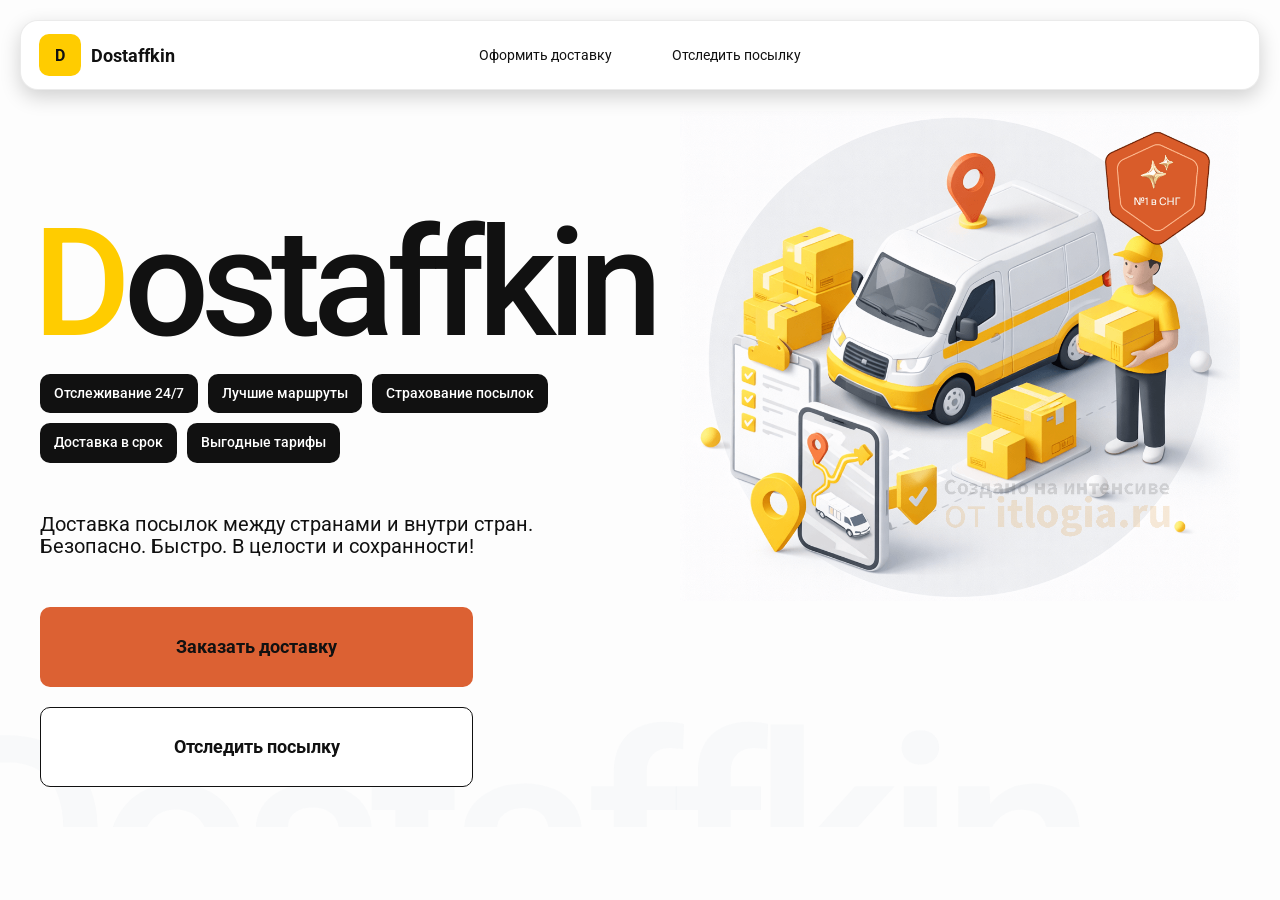
<file: index.html>
<!doctype html>
<html lang="ru">

<head>
    <meta charset="utf-8" />
    <meta name="viewport" content="width=device-width,initial-scale=1,maximum-scale=1,user-scalable=0" />
    <title>Dostaffkin — Доставка посылок между странами и внутри стран. Безопасно. Быстро. В целости и сохранности!
    </title>
    <link href="styles/base.css" rel="stylesheet" />

    <link href="styles/base_adaptive.css" rel="stylesheet" />
    <link href="styles/index.css" rel="stylesheet" />
    <link href="styles/index_adaptive.css" rel="stylesheet" />
</head>

<body>
    <div class="container">
        <header class="header">
            <a class="header-brand" href="#">
                <div class="header-logo">D</div>
                <div class="header-title">Dostaffkin</div>
            </a>
            <nav class="header-menu">
                <a class="header-link" href="./order.html">Оформить <span>доставку</span></a>
                <a class="header-link" href="./track.html">Отследить <span>посылку</span></a>
            </nav>



        </header>
        <main class="main">
            <section class="main-info">
                <div class="main-title">
                    <span>D</span>ostaffkin
                </div>
                <div class="main-features">
                    <div class="main-feature">Отслеживание 24/7</div>
                    <div class="main-feature">Лучшие маршруты</div>
                    <div class="main-feature">Страхование посылок</div>
                    <div class="main-feature">Доставка в срок</div>
                    <div class="main-feature">Выгодные тарифы</div>
                </div>
                <div class="main-description">
                    Доставка посылок между странами и внутри стран.
                    Безопасно. Быстро. В целости и сохранности!
                </div>
                <div class="main-actions">
                    <a class="button" type="button" href="./order.html">Заказать доставку</a>
                    <a class="button button-white" type="button" href="./track.html">Отследить посылку</a>
                </div>
            </section>
            <div class="main-title-ghost">Dostaffkin</div>
            <section class="main-image">
                <img src="images/main-image.png" alt="Main image" />
            </section>

    </div>


    </main>
    </div>

</body>

</html>
</file>
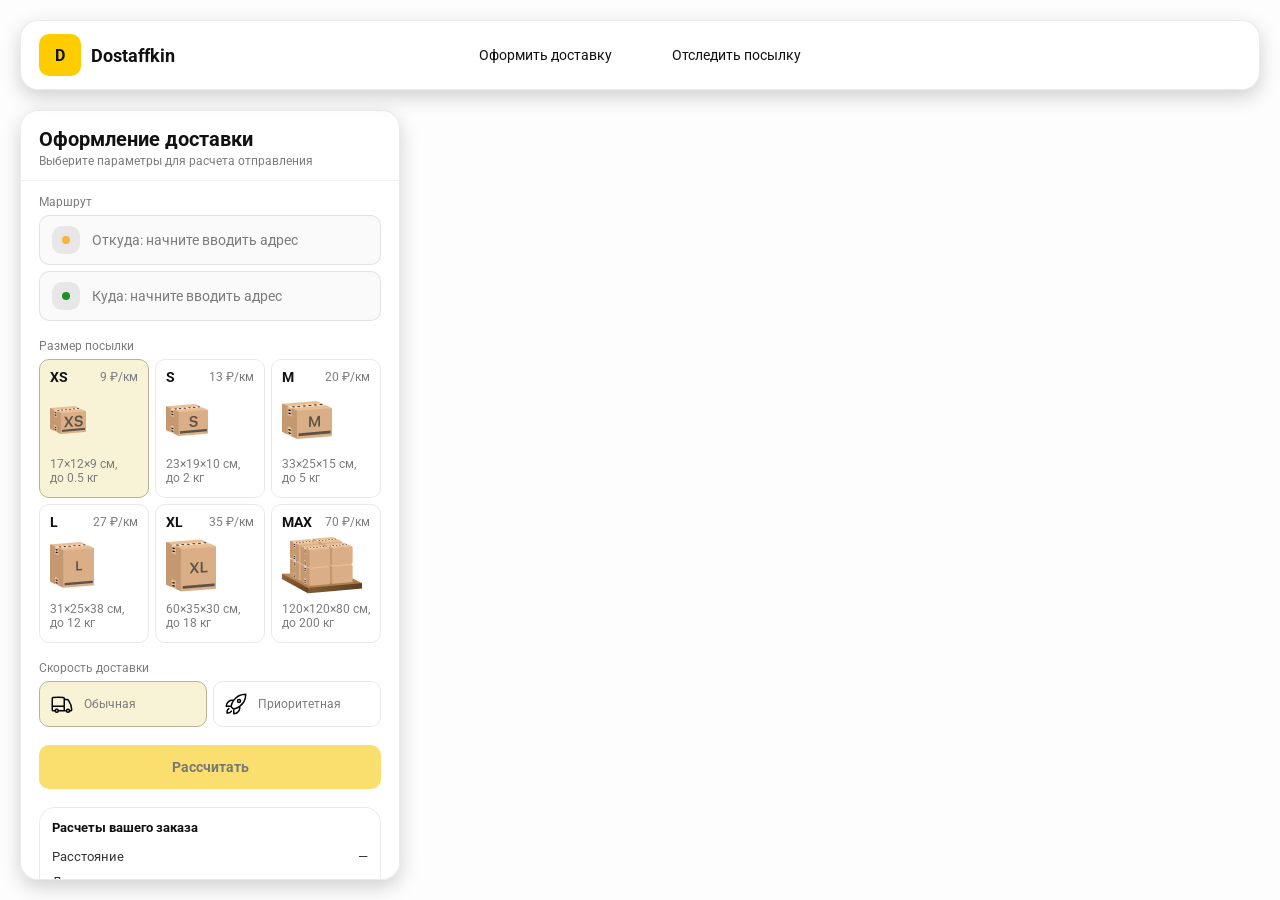
<file: order.html>
<!doctype html>
<html lang="ru">

<head>
    <meta charset="utf-8" />
    <meta name="viewport" content="width=device-width,initial-scale=1,maximum-scale=1,user-scalable=0" />
    <title>Оформление доставки</title>

    <link rel="stylesheet" href="styles/base.css" />
    <link rel="stylesheet" href="styles/base_adaptive.css" />

    <link rel="stylesheet" href="styles/order.css" />
    <link rel="stylesheet" href="styles/order_adaptive.css" />

    <script src="https://api-maps.yandex.ru/2.1/?lang=ru_RU&apikey=4e792b00-f9fe-42e8-b31d-40f03a4ee830&suggest_apikey=ac5aec14-3faa-46e8-81be-6535063022b3" type="text/javascript"></script>

</head>

<body>
    <div id="map"></div>

    <header class="header">
        <a class="header-brand" href="./index.html">
            <div class="header-logo">D</div>
            <div class="header-title">Dostaffkin</div>
        </a>
        <nav class="header-menu">
            <a class="header-link" href="#">Оформить <span>доставку</span></a>
            <a class="header-link" href="./track.html">Отследить <span>посылку</span></a>
        </nav>

    </header>

    <aside class="main" id="sidebar">
        <div class="main-header">
            <div class="main-title">Оформление доставки</div>
            <div class="main-text">Выберите параметры для расчета отправления</div>
        </div>
        <div class="main-content">

            <div class="main-route">
                <div class="main-block-title">Маршрут</div>
                <div class="main-fields">
                    <div class="main-field" id="fromField">
                        <div class="main-pin"></div>
                        <input id="from" placeholder="Откуда: начните вводить адрес" autocomplete="off" />
                        <div class="main-ac" id="fromAc" role="listbox" aria-label="Подсказки адресов"></div>
                    </div>

                    <div class="main-field" id="toField">
                        <div class="main-pin"></div>
                        <input id="to" placeholder="Куда: начните вводить адрес" autocomplete="off" />
                        <div class="main-ac" id="toAc" role="listbox" aria-label="Подсказки адресов"></div>
                    </div>
                </div>
            </div>

            <div class="main-package">
                <div class="main-block-title">Размер посылки</div>

                <div class="main-sizes">
                    <div class="main-size-card is-active" data-value="xs">
                        <div class="main-size-top">
                            <div class="main-size-label">XS</div>
                            <div class="main-size-rate">9 ₽/км</div>
                        </div>
                        <div class="main-size-media">
                            <img src="images/sizes/xs.png" alt="Короб XS" />
                        </div>
                        <div class="main-size-description">17×12×9 см,<br>до 0.5 кг</div>
                    </div>

                    <div class="main-size-card" data-value="s">
                        <div class="main-size-top">
                            <div class="main-size-label">S</div>
                            <div class="main-size-rate">13 ₽/км</div>
                        </div>
                        <div class="main-size-media">
                            <img src="images/sizes/s.png" alt="Короб S" />
                        </div>
                        <div class="main-size-description">23×19×10 см,<br>до 2 кг</div>
                    </div>

                    <div class="main-size-card" data-value="m">
                        <div class="main-size-top">
                            <div class="main-size-label">M</div>
                            <div class="main-size-rate">20 ₽/км</div>
                        </div>
                        <div class="main-size-media">
                            <img src="images/sizes/m.png" alt="Короб M" />
                        </div>
                        <div class="main-size-description">33×25×15 см,<br>до 5 кг</div>
                    </div>

                    <div class="main-size-card" data-value="l">
                        <div class="main-size-top">
                            <div class="main-size-label">L</div>
                            <div class="main-size-rate">27 ₽/км</div>
                        </div>
                        <div class="main-size-media">
                            <img src="images/sizes/l.png" alt="Короб L" />
                        </div>
                        <div class="main-size-description">31×25×38 см,<br>до 12 кг</div>
                    </div>

                    <div class="main-size-card" data-value="xl">
                        <div class="main-size-top">
                            <div class="main-size-label">XL</div>
                            <div class="main-size-rate">35 ₽/км</div>
                        </div>
                        <div class="main-size-media">
                            <img src="images/sizes/xl.png" alt="Короб XL" />
                        </div>
                        <div class="main-size-description">60×35×30 см,<br>до 18 кг</div>
                    </div>

                    <div class="main-size-card" data-value="max">
                        <div class="main-size-top">
                            <div class="main-size-label">MAX</div>
                            <div class="main-size-rate">70 ₽/км</div>
                        </div>
                        <div class="main-size-media main-size-media-palleta">
                            <img src="images/sizes/max.png" alt="Паллета" />
                        </div>
                        <div class="main-size-description">120×120×80 см,<br>до 200 кг</div>
                    </div>
                </div>
            </div>
            <div class="main-speed">
                <div class="main-block-title">Скорость доставки</div>

                <div class="main-speeds">
                    <div class="main-speed-card is-active" data-value="regular">
                        <img class="main-speed-media" src="images/icons/regular.svg" alt="Regular" />
                        <div class="main-speed-description">Обычная</div>
                    </div>
                    <div class="main-speed-card" data-value="fast">
                        <img class="main-speed-media" src="images/icons/fast.svg" alt="Fast" />
                        <div class="main-speed-description">Приоритетная</div>
                    </div>

                </div>
            </div>
            <div class="main-calculate-block">
                <button id="calc" class="button calculate-button" type="button" disabled>Рассчитать</button>
            </div>
            <div class="main-result" id="result">
                <div class="main-result-title">Расчеты вашего заказа</div>
                <div class="main-result-lines">
                    <div class="main-result-line"><span>Расстояние</span><span id="distanceValue">—</span></div>
                    <div class="main-result-line"><span>Доставим через</span><span id="durationValue">—</span></div>
                    <div class="main-result-line"><span>Тариф</span><span id="rateValue">—</span></div>
                </div>
                <div class="main-price">
                    <div class="main-price-label">Итого</div>
                    <div class="main-price-value" id="totalValue">—</div>
                </div>
            </div>

            <div class="main-order-box">
                <div class="main-order-form" id="orderForm">
                    <div class="main-order-title">Оформление доставки</div>
                    <div class="main-block-info-row">
                        <div class="main-block-title">Контакты</div>
                        <div class="order-fields">
                            <div class="main-field">
                                <input id="customerName" placeholder="Ваше имя" autocomplete="off" />
                            </div>
                            <div class="main-field">
                                <input id="customerPhone" placeholder="Ваш телефон" autocomplete="off"
                                    inputmode="tel" />
                            </div>
                        </div>
                    </div>
                    <div class="main-block-info-row extra-info">
                        <div class="main-block-title">Дополнительная информация</div>
                        <div class="main-field textarea">
                            <textarea id="comment" placeholder="Детали доставки и комментарии"></textarea>
                        </div>
                    </div>
                    <button id="submit" class="button main-submit-request" type="button" disabled>Отправить
                        заявку
                    </button>
                </div>

                <div class="main-order-success" id="orderSuccess">
                    <div class="main-success-icon">✓</div>
                    <div class="main-success-title">Заявка отправлена!</div>
                    <div class="main-success-title">Номер отправления – <span id="orderId"></span></div>
                    <div class="main-success-subtitle">Мы скоро свяжемся с вами</div>
                </div>
            </div>

        </div>
    </aside>

<script src="scripts/order.js">

</script>



</body>

</html>
</file>
<file: styles/base.css>
*, *::before, *::after {
    box-sizing: border-box;
}
@font-face {
    font-family: "Roboto";
    src: url("../fonts/Roboto-Regular.ttf");
    font-weight: normal;
}

@font-face {
    font-family: "Roboto";
    src: url("../fonts/Roboto-Bold.ttf");
    font-weight: bold;
}

@font-face {
    font-family: "Roboto";
    src: url("../fonts/Roboto-Medium.ttf");
    font-weight: 500;
}
html, body {
    margin: 0;
    color: #111111;
    font-family: "Roboto", sans-serif;
}

body {
    background: #FDFDFD;
}
.header {
    border-radius: 18px;
    box-shadow: 0 7px 20px 0 #0000002E;
    backdrop-filter: blur(10px);
    background: #ffffff;
    left: 20px;
    border: 1px solid rgba(0, 0, 0, 0.08);
    position: fixed;
    right: 20px;
    top: 20px;
    padding: 14px 18px;
    height: 70px;
    display: flex;
    align-items: center;
    z-index: 6;
}
.header-brand {
    display: flex;
    align-items: center;
    text-decoration: none;
    gap: 10px;
}

.header-logo {
    width: 42px;
    height: 42px;
    border-radius: 10px;
    background: #FFCC00;
    display: grid;
    place-items: center;
    font-weight: bold;
    color: #111;
}

.header-title {
    font-size: 18px;
    font-weight: bold;
    color: #111111;
    text-decoration: none;
}
.header-menu {
    display: flex;
    align-items: center;
    gap: 60px;
    margin: 0;
    position: absolute;
    left: 50%;
    transform: translateX(-50%);
}

.header-link {
    font-size: 14px;
    color: #111111;
    text-decoration: none;
}
.button {
    border: 0;
    outline: none;
    height: 44px;
    border-radius: 10px;
    font-size: 14px;
    font-weight: bold;
    cursor: pointer;
    font-family: inherit;
    transition: transform .08s ease, opacity .12s ease;
    background: #DC6133;
    color: #111111;
    text-align: center;
    text-decoration: none;
}

.button:hover {
    background-color: #E5BC19;
}

.button:disabled {
    cursor: not-allowed;
    background-color: #FADE6E;
    color: #787878;
    transform: none;
}

.button.button-white {
    background: #ffffff;
    border: 1px solid #111111;
}

.button.button-white:hover {
    background: rgb(241 241 241);
}

.main-field {
    display: flex;
    align-items: center;
    margin-top: 6px;
    gap: 10px;
    border: 1px solid #1111111A;
    background: #FAFAFA;
    border-radius: 10px;
    padding: 10px 12px;
    position: relative;
    box-sizing: border-box;
    height: 50px;
}

.main-field.textarea {
    height: auto;
}

.main-pin {
    width: 28px;
    height: 28px;
    border-radius: 10px;
    background: rgba(17, 17, 17, 0.08);
    display: grid;
    place-items: center;
    flex: 0 0 auto;
    position: relative;
}

.main-pin::before {
    content: "";
    width: 8px;
    height: 8px;
    border-radius: 999px;
    background: orange;
    opacity: .75;
    display: block;
}

.main-field:last-child .main-pin::before {
    background: green;
    opacity: .85;
}

input, textarea {
    width: 100%;
    border: 0;
    outline: none;
    background: transparent;
    font-size: 14px;
    color: #111111;
    font-family: inherit;
}

textarea {
    resize: vertical;
    min-height: 72px;
    padding: 2px 0;
}

input::placeholder, textarea::placeholder {
    color: #7C7C7C;
}

.main-field:focus-within {
    border-color: rgba(0, 0, 0, 0.20);
    box-shadow: 0 0 0 4px rgba(255, 204, 0, 0.35);
    background: rgba(255, 255, 255, 0.75);
}
</file>
<file: styles/base_adaptive.css>
@media (max-width: 767px) {
    .header {
        left: 10px;
        right: 10px;
        top: 10px;
    }

    .header-link span {
        display: none;
    }

    .header-menu {
        gap: 20px;
        justify-content: flex-start;
        margin: 0 0 0 30px;
        position: static;
        transform: none;
    }
}

@media (max-width: 420px) {
    .header-title {
        display: none;
    }
}

@media (max-width: 374px) {
    .header-menu {
        gap: 10px;
        margin: 0 0 0 10px;
    }
}
</file>
<file: styles/index.css>
.container {
    overflow: hidden;
    min-height: 10

}
.main {
    padding: 111px 40px 40px;
    position: relative;
    display: flex;
}

.main-info {
    max-width: 840px;
    width: 100%;
    position: relative;
}

.main-title {
    margin-top: 98px;
    font-weight: 500;
    font-size: 200px;
    line-height: 1;
    letter-spacing: -0.05em;
    color: #111111;
    left: -15px;
    position: relative;
}

.main-title span {
    color: #ffcc00;
}

.main-features {
    margin-top: 15px;
    display: flex;
    flex-wrap: wrap;
    gap: 10px;
}

.main-feature {
    background: #111111;
    color: #ffffff;
    padding: 12px 14px;
    font-weight: 500;
    font-size: 14px;
    line-height: 1.1;
    border-radius: 10px;
}

.main-description {
    margin-top: 50px;
    max-width: 500px;
    font-size: 20px;
    line-height: 1.1;
    color: #111111;
}

.main-actions {
    margin-top: 50px;
    display: flex;
    flex-direction: column;
    gap: 20px;
}

.main-actions .button {
    height: 80px;
    width: 433px;
    font-size: 18px;
    font-weight: bold;
    place-items: center;
    display: grid;
}

.main-title-ghost {
    position: absolute;
    z-index: -1;
    left: -70px;
    bottom: -150px;
    font-weight: 500;
    font-size: 278px;
    line-height: 1;
    letter-spacing: -0.05em;
    color: #ECEDF04D;
}

.main-image {
    width: 1024px;
    top: 100px;
    z-index: -2;
}

.main-image img {
    width: 100%;
    max-width: 1024px;
    height: auto;
    display: block;
}
</file>
<file: styles/index_adaptive.css>
@media (max-width: 1760px) {
    .main-title {
        font-size: 150px;
        left: -7px;
    }

    .main-info {
        max-width: 640px;
    }
}

@media (max-width: 1200px) {
    .main-info {
        max-width: 540px;
    }

    .main {
        padding: 111px 20px 20px;
    }

    .main-title {
        font-size: 120px;
        left: -4px;
    }

    .main-title-ghost {
        font-size: 220px;
    }
}

@media (max-width: 1024px) {
    .main-title {
        margin-top: 30px;
    }

    .main {
        flex-direction: column-reverse;
    }

    .main-image {
        max-width: 350px;
        position: absolute;
        left: 370px;
        top: 370px;
    }

    .main-info {
        max-width: 100%;
    }

    .main-actions {
        gap: 10px;
    }

    .main-actions .button {
        height: 50px;
        font-size: 14px;
        width: auto;
        max-width: 300px;
    }

    .main-description {
        max-width: 350px;
    }
}

@media (max-width: 570px) {
    .main-title {
        font-size: 88px;
    }

    .main-description {
        max-width: 100%
    }

    .main-actions {
       width: 100%;
    }

    .main-actions .button {
        width: 100%;
        max-width: 100%
    }

    .main-image {
        max-width: 650px;
        position: absolute;
        left: 170px;
        top: 70px;
        opacity: 0.2;
    }
}

@media (max-width: 400px) {
    .main-title {
        font-size: 70px;
    }
}
</file>
<file: styles/order.css>
#map {
   
    position: fixed;
    inset: 0;
}

.main {
    border-radius: 18px;
    box-shadow: 0 7px 20px 0 #0000002E;
    backdrop-filter: blur(10px);
    background: rgba(255, 255, 255, 0.96);
    left: 20px;
    border: 1px solid rgba(0, 0, 0, 0.08);
    position: fixed;
    top: 110px;
    bottom: 20px;
    width: 380px;
    display: flex;
    flex-direction: column;
    overflow: hidden;
    z-index: 5;
}

.main-header {
    padding: 18px 18px 12px 18px;
    border-bottom: 1px solid rgba(0, 0, 0, 0.06);
    display: flex;
    flex-direction: column;
}

.main-title {
    font-size: 20px;
    line-height: 100%;
    font-weight: bold;
}

.main-text {
    font-size: 12px;
    margin-top: 5px;
    color: #7C7C7C;
}
.main-content {
    padding: 14px 18px 18px 18px;
    overflow: auto;
    scrollbar-width: none;
    display: flex;
    flex-direction: column;
    gap: 18px;
    flex: 1;
}
.main-block-title {
    font-size: 12px;
    color: #7C7C7C;
}

.main-route .main-block-title,
.main-package .main-block-title {
    margin-bottom: 6px;
}

.main-sizes {
    display: grid;
    gap: 6px;
    grid-template-columns: repeat(3, 1fr);
}

.main-size-card {
    border: 1px solid #E8E8E7;
    background: #FFFFFF;
    border-radius: 10px;
    padding: 10px;
    cursor: pointer;
    user-select: none;
    transition: transform .08s ease, border-color .12s ease, background .12s ease;
    min-height: 139px;
}

.main-size-card:hover {
    transform: translateY(-1px);
}

.main-size-card.is-active {
    background-color: #F8F2D6;
    border-color: #B7B196;
}

.main-size-top {
    display: flex;
    align-items: center;
    justify-content: space-between;
}

.main-size-label {
    font-weight: bold;
    font-size: 14px;
    color: #111111;
    line-height: 100%;
}

.main-size-rate {
    font-size: 12px;
    color: #7C7C7C;
    line-height: 100%;
}

.main-size-media {
    margin-top: 8px;
    height: 57px;
}

.main-size-description {
    margin-top: 8px;
    font-size: 12px;
    color: #7C7C7C;
    line-height: 1.2;
}
.calculate-button {
    width: 100%;
}
.main-result {
    border: 1px solid rgba(0, 0, 0, 0.08);
    background: rgba(255, 255, 255, 0.75);
    border-radius: 16px;
    padding: 12px;
    line-height: 1.25;
}

.main-result-title {
    font-weight: bold;
    font-size: 13px;
    color: #111111;
    margin-bottom: 13px;
}

.main-result-lines {
    gap: 8px;
    display: flex;
    flex-direction: column;
}

.main-result-line {
    font-size: 13px;
    color: rgba(17, 17, 17, 0.85);
    display: flex;
    justify-content: space-between;
}

.main-price {
    margin-top: 18px;
    padding-top: 10px;
    border-top: 1px dashed rgba(0, 0, 0, 0.12);
    display: flex;
    align-items: baseline;
    justify-content: space-between;
}

.main-price-label {
    font-size: 12px;
    color: rgba(17, 17, 17, 0.55);
}

.main-price-value {
    font-size: 20px;
    font-weight: bold;
    color: #111111;
    letter-spacing: -0.3px;
}
.main-order-box {
    background: #ffffff;
    border: 1px solid #E8E8E7;
    border-radius: 10px;
    padding: 12px;
}

.main-order-title {
    margin-bottom: 8px;
    font-weight: bold;
    font-size: 14px;
    color: #111111;
}

.main-block-info {
    display: flex;
    flex-direction: column;
    gap: 6px;
}

.order-fields {
    display: grid;
    grid-template-columns: 1fr 1fr;
    column-gap: 10px;
    margin-top: 6px;
}

.main-block-info-row.extra-info {
    display: block;
    margin-top: 13px;
}

.main-submit-request {
    width: 100%;
    margin-top: 6px;
}

.main-order-success {
    display: none;
    text-align: center;
    padding: 22px 12px;
    gap: 12px;
}

.main-order-success.is-visible {
    display: flex;
    flex-direction: column;
    align-items: center;
}

.main-success-icon {
    width: 56px;
    height: 56px;
    border-radius: 50%;
    background: #16a34a;
    color: #ffffff;
    display: grid;
    place-items: center;
    font-size: 30px;
}

.main-success-title {
    font-size: 14px;
    font-weight: bold;
    color: #111111;
}

.main-success-subtitle {
    font-size: 12px;
    color: rgba(17, 17, 17, 0.55);
    line-height: 1.3;
}
.main-speed .main-block-title {
    margin-bottom: 6px;
}

.main-speeds {
    display: grid;
    gap: 6px;
    grid-template-columns: repeat(2, 1fr);
}

.main-speed-card {
    border: 1px solid #E8E8E7;
    background: #FFFFFF;
    border-radius: 10px;
    padding: 10px;
    cursor: pointer;
    user-select: none;
    transition: transform .08s ease, border-color .12s ease, background .12s ease;
    display: flex;
    align-items: center;
    gap: 10px;
}

.main-speed-card:hover {
    transform: translateY(-1px);
}

.main-speed-card.is-active {
    background-color: #F8F2D6;
    border-color: #B7B196;
}

.main-speed-description {
    font-size: 12px;
    color: #7C7C7C;
    line-height: 1.2;
}
</file>
<file: styles/order_adaptive.css>
@media (max-width: 767px) {
    .main {
        left: 10px;
        right: 10px;
        top: 50%;
        bottom: 12px;
        width: auto;
        max-width: none;
    }
}

@media (max-width: 420px) {
    .main-sizes {
        grid-template-columns: repeat(2, 1fr);
    }
}
</file>
